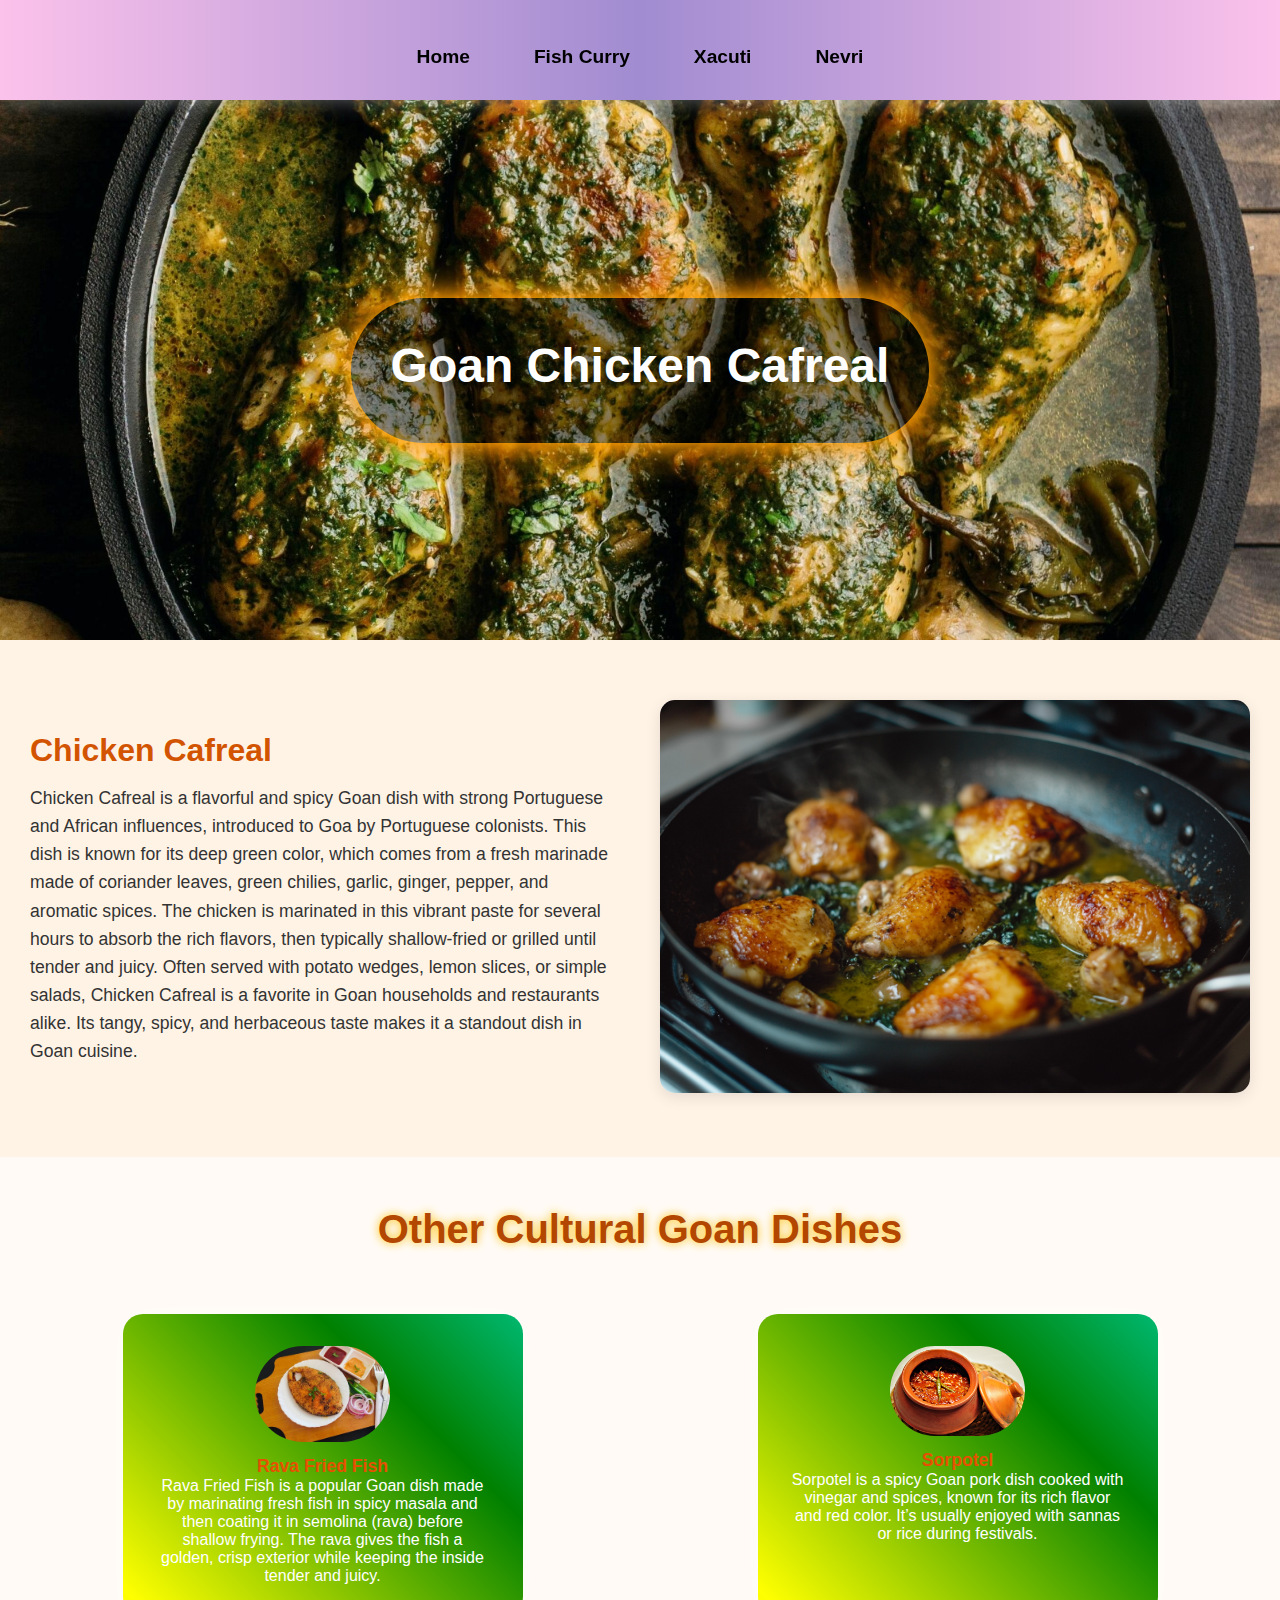
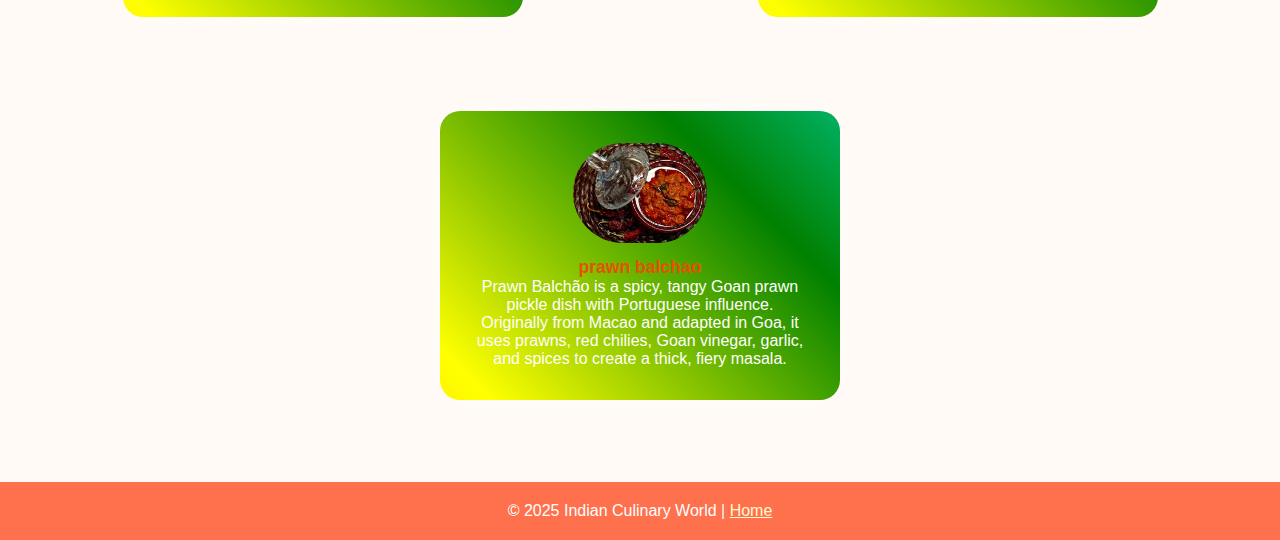
<file: chickencafreal.html>
<!DOCTYPE html>
<html lang="en">
<head>
  <meta charset="UTF-8" />
  <meta name="viewport" content="width=device-width, initial-scale=1.0"/>
  <title>Chicken Cafreal</title>
  <link rel="stylesheet" href="chickencafreal.css" />
</head>
<body>
    <nav class="dynamic-nav">
  <ul>
    <li><a href="index.html">Home</a></li>
    <li><a href="fishcurry.html">Fish Curry</a></li>
    <li><a href="xacuti.html">Xacuti</a></li>
    <li><a href="nevri.html">Nevri</a></li>
  </ul>
</nav>
  <header class="glow-banner">
    <div class="overlay">
      <h1>Goan Chicken Cafreal</h1>
      <p></p>
    </div>
  </header>

  <section class="intro-grid">
    <div class="intro-text">
      <h2>Chicken Cafreal</h2>
      <p>
        Chicken Cafreal is a flavorful and spicy Goan dish with strong Portuguese and African influences, introduced to Goa by Portuguese colonists. This dish is known for its deep green color, which comes from a fresh marinade made of coriander leaves, green chilies, garlic, ginger, pepper, and aromatic spices. The chicken is marinated in this vibrant paste for several hours to absorb the rich flavors, then typically shallow-fried or grilled until tender and juicy. Often served with potato wedges, lemon slices, or simple salads, Chicken Cafreal is a favorite in Goan households and restaurants alike. Its tangy, spicy, and herbaceous taste makes it a standout dish in Goan cuisine.
      </p>
    </div>
    <div class="intro-img">
      <img src="image/ChickenCookingInPan.png" alt="Chicken Cafreal">
    </div>
  </section>

  <section class="food-gallery">
    <h2>Other Cultural Goan Dishes</h2>
    <div class="food-cards">
      <div class="food-card">
        <img src="image/king-fish-rava-frygoan-style-recipe-main-photo.jpg" alt="Rava Fried Fish">
        <h3>Rava Fried Fish</h3>
        <p>Rava Fried Fish is a popular Goan dish made by marinating fresh fish in spicy masala and then coating it in semolina (rava) before shallow frying. The rava gives the fish a golden, crisp exterior while keeping the inside tender and juicy.</p>
      </div>
      <div class="food-card">
        <img src="image/SS.jpg" alt="Sorpotel">
        <h3>Sorpotel</h3>
        <p>Sorpotel is a spicy Goan pork dish cooked with vinegar and spices, known for its rich flavor and red color. It’s usually enjoyed with sannas or rice during festivals.</p>
      </div>
      <div class="food-card">
        <img src="image/BC12.jpg" alt="prawn balchao">
        <h3>prawn balchao</h3>
        <p>Prawn Balchão is a spicy, tangy Goan prawn pickle dish with Portuguese influence. Originally from Macao and adapted in Goa, it uses prawns, red chilies, Goan vinegar, garlic, and spices to create a thick, fiery masala.</p>
      </div>
    </div>
  </section>

  <footer>
    <p>&copy; 2025 Indian Culinary World | <a href="index.html">Home</a></p>
  </footer>

</body>
</html>
</file>
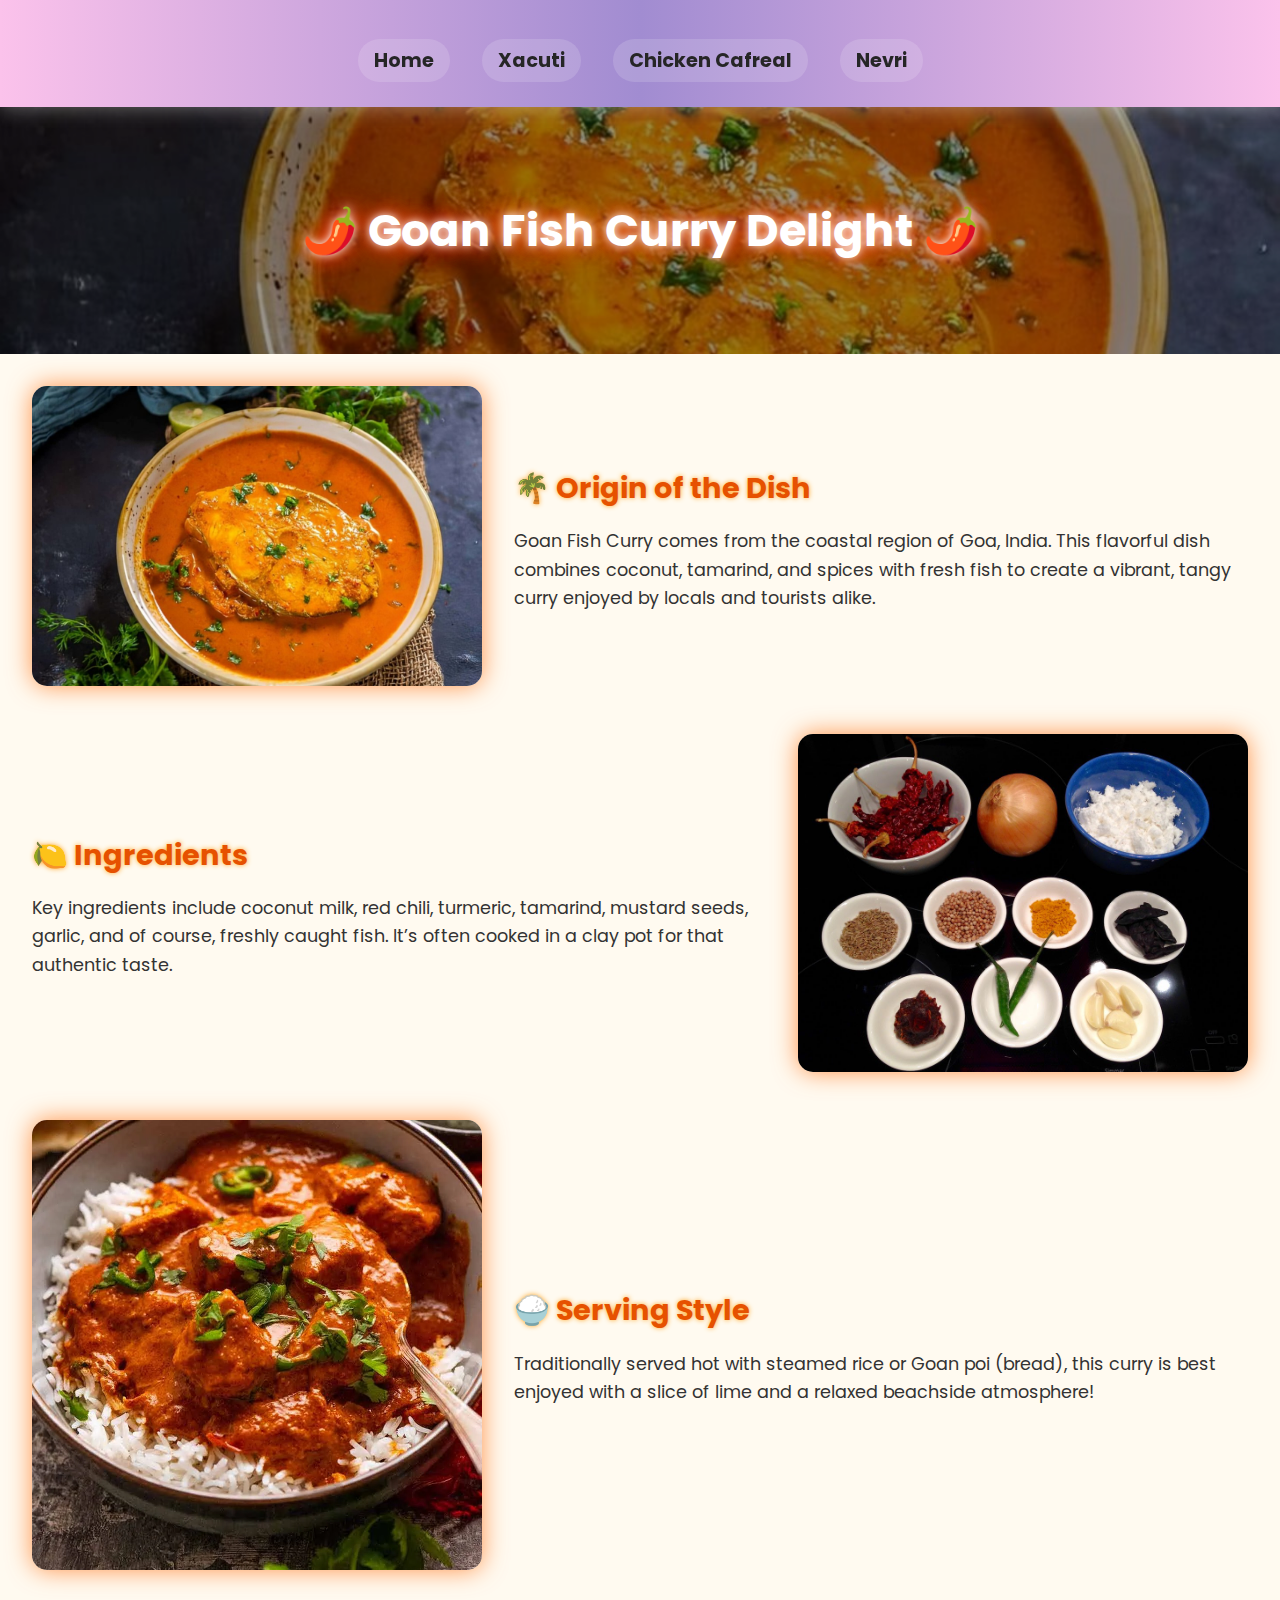
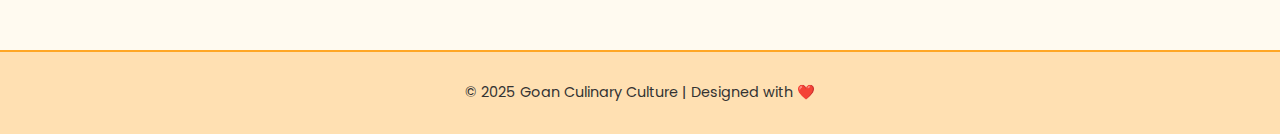
<file: fishcurry.html>
<!DOCTYPE html>
<html lang="en">
<head>
  <meta charset="UTF-8" />
  <meta name="viewport" content="width=device-width, initial-scale=1.0" />
  <title>Goan Fish Curry</title>
  <link rel="stylesheet" href="fishcurry.css" />
  <link href="https://fonts.googleapis.com/css2?family=Poppins:wght@400;700&display=swap" rel="stylesheet">
</head>
<body>
  <nav class="dynamic-nav">
  <ul>
    <li><a href="index.html">Home</a></li>
    <li><a href="xacuti.html">Xacuti</a></li>
    <li><a href="chickencafreal.html">Chicken Cafreal</a></li>
    <li><a href="nevri.html">Nevri</a></li>
  </ul>
</nav>
  <header>
    <h1 class="animated-title">🌶️ Goan Fish Curry Delight 🌶️</h1>
  </header>

  <section class="content">
    <div class="info-block">
      <img src="image/Goan-Fish-Curry-resized.jpg" alt="Goan Fish Curry" class="info-img" />
      <div class="info-text">
        <h2>🌴 Origin of the Dish</h2>
        <p>Goan Fish Curry comes from the coastal region of Goa, India. This flavorful dish combines coconut, tamarind, and spices with fresh fish to create a vibrant, tangy curry enjoyed by locals and tourists alike.</p>
      </div>
    </div>

    <div class="info-block reverse">
      <img src="image/GFC2.jpg" alt="Spices and Ingredients" class="info-img" />
      <div class="info-text">
        <h2>🍋 Ingredients</h2>
        <p>Key ingredients include coconut milk, red chili, turmeric, tamarind, mustard seeds, garlic, and of course, freshly caught fish. It’s often cooked in a clay pot for that authentic taste.</p>
      </div>
    </div>

    <div class="info-block">
      <img src="image/Goan-Fish-Curry_6-SQ.png" alt="Serving Suggestion" class="info-img" />
      <div class="info-text">
        <h2>🍚 Serving Style</h2>
        <p>Traditionally served hot with steamed rice or Goan poi (bread), this curry is best enjoyed with a slice of lime and a relaxed beachside atmosphere!</p>
      </div>
    </div>
  </section>

  <footer>
    <p>© 2025 Goan Culinary Culture | Designed with ❤️</p>
  </footer>
</body>
</html>
</file>
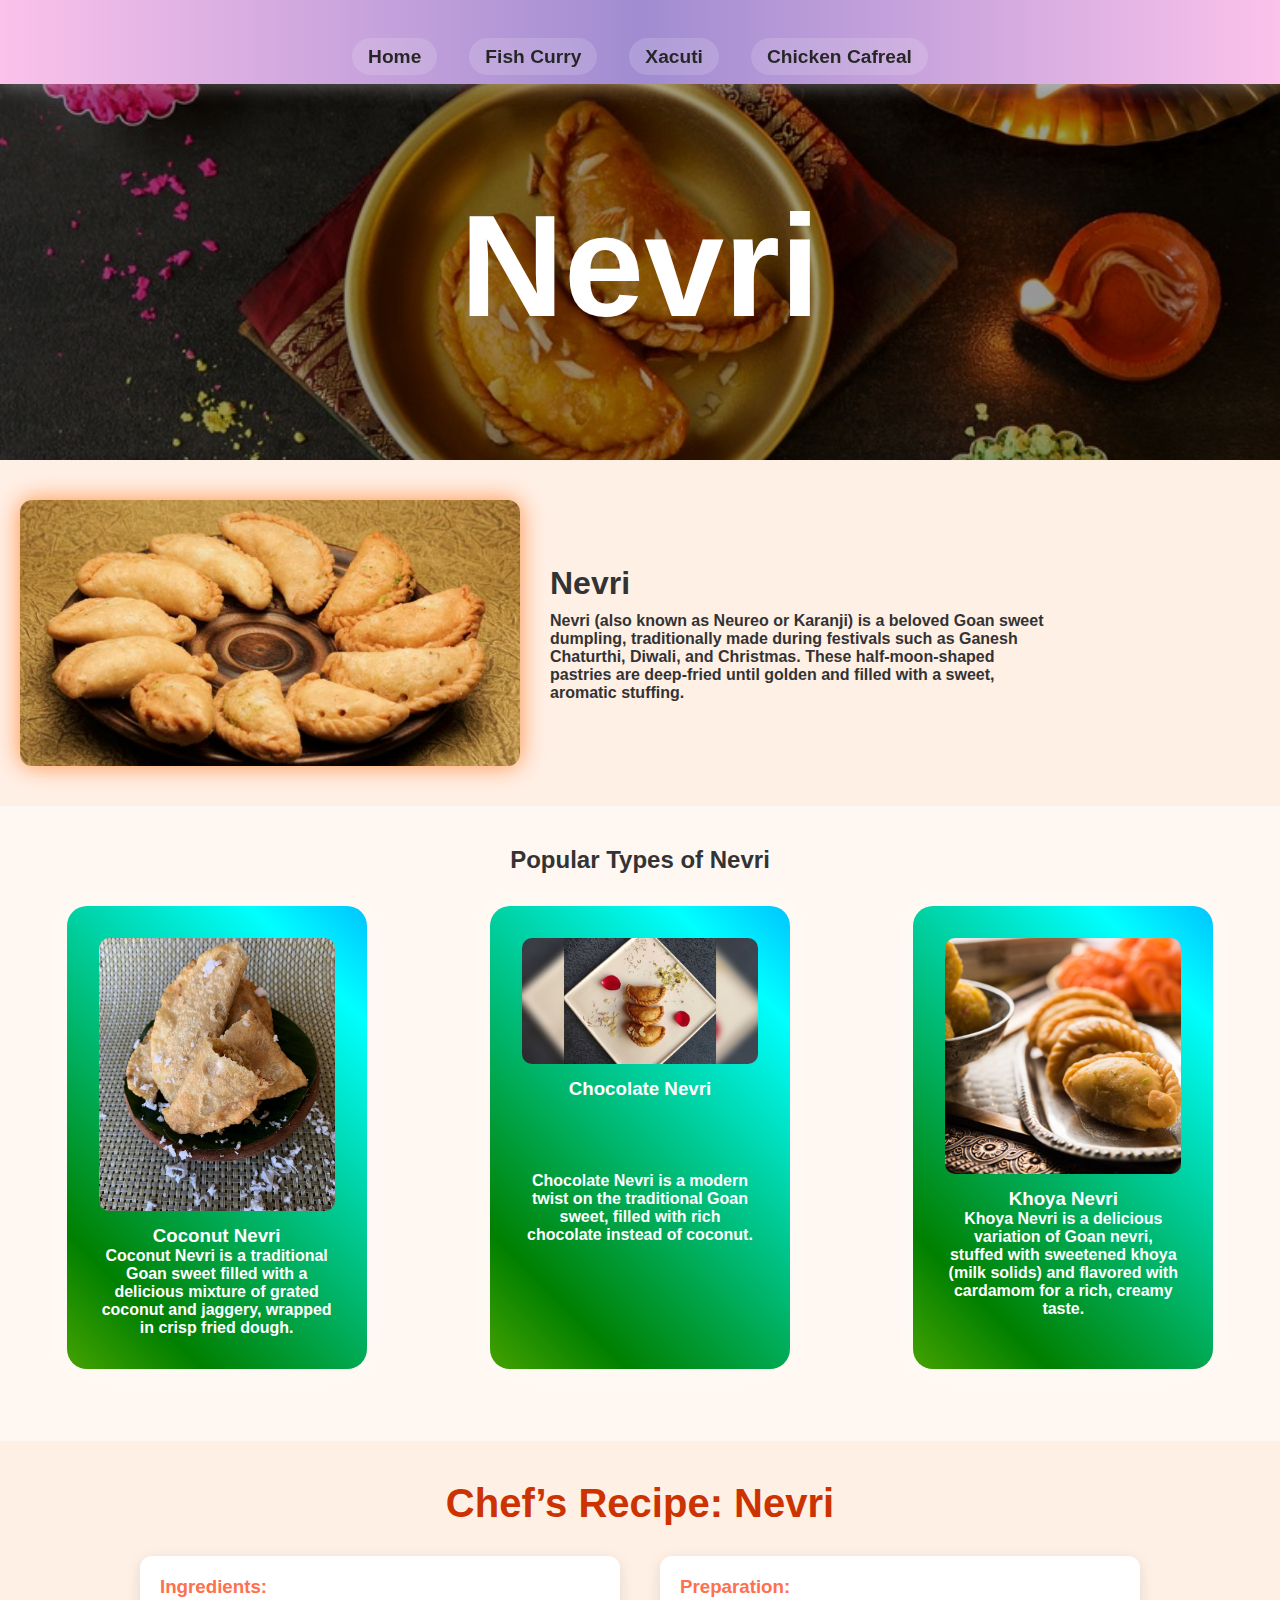
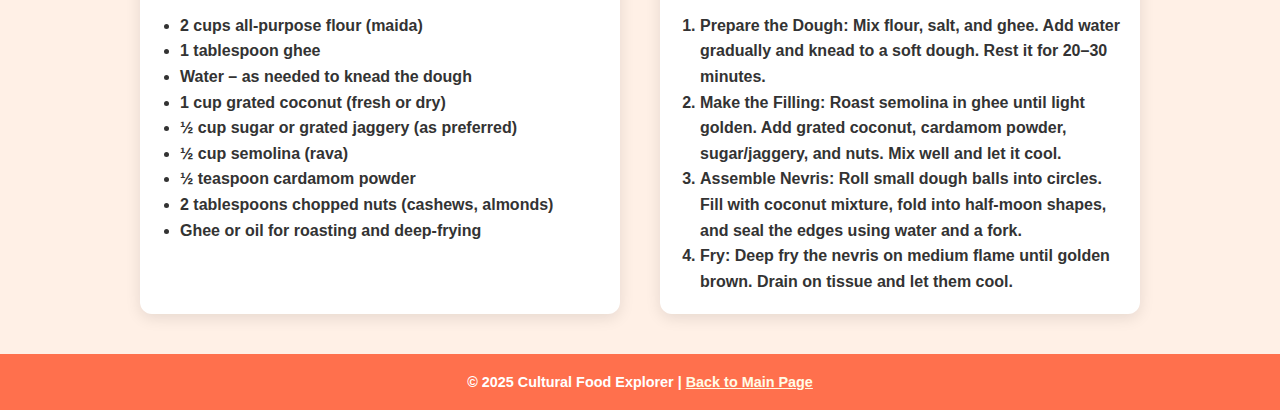
<file: nevri.html>
<!DOCTYPE html>
<html lang="en">
<head>
  <meta charset="UTF-8" />
  <meta name="viewport" content="width=device-width, initial-scale=1" />
  <title>Nevri</title>
  <link rel="stylesheet" href="nevri.css" />
</head>
<body>
  <nav class="dynamic-nav">
  <ul>
    <li><a href="index.html">Home</a></li>
    <li><a href="fishcurry.html">Fish Curry</a></li>
    <li><a href="xacuti.html">Xacuti</a></li> 
    <li><a href="chickencafreal.html">Chicken Cafreal</a></li>
  </ul>
</nav>
  <header class="banner">
    <h1>Nevri</h1>
  </header>

  <section class="about">
    <img src=" image/nevri-620.jpg" alt="nevri" />
    <div class="text">
      <h2>Nevri</h2>
      <p>
        Nevri (also known as Neureo or Karanji) is a beloved Goan sweet dumpling, traditionally made during festivals such as Ganesh Chaturthi, Diwali, and Christmas. These half-moon-shaped pastries are deep-fried until golden and filled with a sweet, aromatic stuffing.
      </p>
    </div>
  </section>

  <section class="types">
    <h2>Popular Types of Nevri</h2>
    <div class="cards">
      <div class="card">
        <img src="image/Nevri-1-886x1024.jpg" alt="Coconut Nevri" />
        <h3>Coconut Nevri</h3>
        <p>Coconut Nevri is a traditional Goan sweet filled with a delicious mixture of grated coconut and jaggery, wrapped in crisp fried dough.</p>
      </div>
      <div class="card">
        <img src="image/mo2pqhn_gujiya_625x300_20_March_19.jpg" alt="Chocolate Nevri" />
        <h3>Chocolate Nevri</h3>
        <p><br><br><br><br>Chocolate Nevri is a modern twist on the traditional Goan sweet, filled with rich chocolate instead of coconut.</p>
      </div>
      <div class="card">
        <img src="image/nevri.jpg" alt="Khoya Nevri" />
        <h3>Khoya Nevri</h3>
        <p>Khoya Nevri is a delicious variation of Goan nevri, stuffed with sweetened khoya (milk solids) and flavored with cardamom for a rich, creamy taste.</p>
      </div>
    </div>
  </section>
  <section class="recipe">
  <h2>Chef’s Recipe: Nevri</h2>
  <div class="recipe-box">
    <div class="ingredients">
      <h3>Ingredients:</h3>
      <ul>
        <li>2 cups all-purpose flour (maida)</li>
        <li>1 tablespoon ghee</li>
        <li>Water – as needed to knead the dough</li>
        <li>1 cup grated coconut (fresh or dry)</li>
        <li>½ cup sugar or grated jaggery (as preferred)</li>
        <li>½ cup semolina (rava)</li>
        <li>½ teaspoon cardamom powder</li>
        <li>2 tablespoons chopped nuts (cashews, almonds)</li>
        <li>Ghee or oil for roasting and deep-frying</li>
    </div>
    <div class="steps">
      <h3>Preparation:</h3>
      <ol>
        <li><strong>Prepare the Dough:</strong> Mix flour, salt, and ghee. Add water gradually and knead to a soft dough. Rest it for 20–30 minutes.</li>
        <li><strong>Make the Filling:</strong> Roast semolina in ghee until light golden. Add grated coconut, cardamom powder, sugar/jaggery, and nuts. Mix well and let it cool.</li>
        <li><strong>Assemble Nevris:</strong> Roll small dough balls into circles. Fill with coconut mixture, fold into half-moon shapes, and seal the edges using water and a fork.</li>
        <li><strong>Fry:</strong> Deep fry the nevris on medium flame until golden brown. Drain on tissue and let them cool.</li>
    </div>
  </div>
</section>
  <footer>
    <p>&copy; 2025 Cultural Food Explorer | <a href="index.html">Back to Main Page</a></p>
  </footer>

</body>
</html>
</file>
<file: chickencafreal.css>
* {
  margin: 0;
  padding: 0;
  box-sizing: border-box;
}

body {
  font-family: 'Quicksand', sans-serif;
  background-color: #fffaf0;
  color: #333;
}

/* Glowing Header Banner */
.glow-banner {
  background: url('image/chicken-cafreal-1-scaled.jpg') no-repeat center center/cover;
  height: 60vh;
  display: flex;
  align-items: center;
  justify-content: center;
  position: relative;
}

.glow-banner .overlay {
  text-align: center;
  background: rgba(0, 0, 0, 0.4);
  padding: 40px;
  border-radius: 200px;
  color: #fff;
  box-shadow: 0 0 20px #ffa500, 0 0 40px #ff8c00;
}

.glow-banner h1 {
  font-size: 3em;
  margin-bottom: 10px;
}

.glow-banner p {
  font-size: 1.2em;
}

/* Grid Intro Section */
.intro-grid {
  display: grid;
  grid-template-columns: 1fr 1fr;
  gap: 40px;
  padding: 60px 30px;
  align-items: center;
  background: #fff3e6;
}

.intro-text h2 {
  font-size: 2em;
  margin-bottom: 15px;
  color: #d35400;
}

.intro-text p {
  font-size: 1.1em;
  line-height: 1.6;
}

.intro-img img {
  width: 100%;
  border-radius: 15px;
  box-shadow: 0 4px 15px rgba(0,0,0,0.1);
}

/* Food Cards */
.food-gallery {
  text-align: center;
  padding: 50px 20px;
  background: #fffaf5;
}

.food-gallery h2 {
  font-size: 2.5em;
  margin-bottom: 30px;
  color: #b34700;
  text-shadow: 0 0 10px #ffc107;
}

.food-cards {
  display: flex;
  justify-content: center;
  flex-wrap: wrap;
  gap: 30px;
}

.food-card {
  padding: 2rem;
  border-radius: 20px;
  background: linear-gradient(45deg, red, orange, yellow, green, cyan, blue, violet);
  background-size: 400% 400%;
  animation: rainbowGlow 8s ease infinite;
  color: #fff;
  text-align: center;
  box-shadow: 0 0 30px rgba(255, 255, 255, 0.5);
  font-family: 'Poppins', sans-serif;
  margin: 2rem auto;
  max-width: 400px;
}

@keyframes rainbowGlow {
  0% {
    background-position: 0% 50%;
    box-shadow: 0 0 20px red;
  }
  25% {
    background-position: 50% 50%;
    box-shadow: 0 0 20px orange;
  }
  50% {
    background-position: 100% 50%;
    box-shadow: 0 0 20px green;
  }
  75% {
    background-position: 50% 50%;
    box-shadow: 0 0 20px blue;
  }
  100% {
    background-position: 0% 50%;
    box-shadow: 0 0 20px violet;
  }
}

.food-card img {
  width: 40%;
  border-radius: 200px;
  margin-bottom: 10px;
}

.food-card h3 {
  font-size: 1.1em;
  color: #e65100;
}

.food-card:hover {
  transform: scale(1.05);
  box-shadow: 0 8px 25px rgba(0,0,0,0.2);
}

/* Footer */
footer {
  background-color: #ff704d;
  color: white;
  text-align: center;
  padding: 20px;
}

footer a {
  color: #fffacd;
  text-decoration: underline;
}
.dynamic-nav {
  height: 100px; 
  width: 100%;
  padding: 1rem 0;
  background: linear-gradient(270deg, #ff9a9e, #fad0c4, #fbc2eb, #a18cd1, #fbc2eb);
  background-size: 200% 200%;
  animation: gradientShift 8s ease infinite;
  box-shadow: 0 0 20px rgba(255, 255, 255, 0.4);
  position: sticky;
  top: 0;
  z-index: 999;
}
@keyframes gradientShift {
  0% { background-position: 0% 50%; }
  50% { background-position: 100% 50%; }
  100% { background-position: 0% 50%; }
}

.dynamic-nav ul {
  display: flex;
  align-items: center;
  gap: 2rem;
  list-style: none;
  align-items: center;
align-items: flex-end;
  justify-content: center;
  margin-top: 30px;
  padding: 0;
}

.dynamic-nav ul li a {
  color: black;
  font-weight: bold;
  font-size: 1.2rem;
  text-decoration: none;
  padding: 0.5rem 1rem;
  border-radius: 30px;
  position: relative;
  overflow: hidden;
  transition: transform 0.3s ease, box-shadow 0.3s ease;
}

.dynamic-nav ul li a:hover {
  transform: scale(1.1);
  box-shadow: 0 0 20px #fff;
  background: rgba(255, 255, 255, 0.2);
}

.dynamic-nav ul li a::before {
  content: "";
  position: relative;
  top: 0; left: 0;
  width: 100%; height: 100%;
  background: rgba(255,255,255,0.15);
  z-index: 0;
  transition: all 0.3s ease;
  border-radius: 30px;
}

.dynamic-nav ul li a:hover::before {
  background: rgba(255, 255, 255, 0.3);
}
</file>
<file: fishcurry.css>
/* Base styles */
body {
    margin: 0;
    font-family: 'Poppins', sans-serif;
    background: #fffaf0;
    color: #333;
  }
  
  /* Header */
  header {
    background-image: url('image/Goan-Fish-Curry-resized.jpg'); /* Replace with your own image */
    background-size: cover;
    background-position: center;
    background-repeat: no-repeat;
    color: rgb(21, 8, 206);
    padding: 60px 20px;
    text-align: center;
    box-shadow: inset 0 0 0 1000px rgba(0,0,0,0.4); /* Optional dark overlay */
  }
  
  .animated-title {
    font-size: 2.8rem;
    color: #fff;
    white-space: nowrap;
    animation: slideGlow 8s linear infinite;
    text-shadow: 0 0 10px #fff, 0 0 20px #ff4500, 0 0 30px #ff3300;
  }
  
  @keyframes slideGlow {
    0% { transform: translateX(-100%); opacity: 0; }
    50% { transform: translateX(0); opacity: 1; }
    100% { transform: translateX(100%); opacity: 0; }
  }
  
  /* Section */
  .content {
    padding: 2rem;
  }
  
  .info-block {
    display: flex;
    align-items: center;
    margin-bottom: 3rem;
    gap: 2rem;
    flex-wrap: wrap; 
  }
  
  .reverse {
    flex-direction: row-reverse;
  }
  
  .info-img {
    flex: 1 1 300px;
    max-width: 450px;
    width: 50%;
    border-radius: 15px;
    box-shadow: 0 0 25px rgba(255, 102, 0, 0.7);
    animation: floatImg 2.5s ease-in-out infinite alternate;
  }
  
  @keyframes floatImg {
    0% { transform: translateY(0); }
    100% { transform: translateY(-8px); }
  }
  
  .info-text {
    flex: 1 1 200px;
  }
  
  .info-text h2 {
    color: #e65100;
    font-size: 1.8rem;
    margin-bottom: 1rem;
    text-shadow: 0 0 5px #ffa726;
  }
  
  .info-text p {
    font-size: 1.1rem;
    line-height: 1.6;
  }
  
  /* Footer */
  footer {
    background: #ffe0b2;
    text-align: center;
    padding: 1rem;
    font-size: 0.9rem;
    border-top: 2px solid #ffa726;
  }
  footer a {
    color: #e65100;
    text-decoration: none;
    transition: color 0.3s ease;
  }
  .dynamic-nav {
  width: 100%;
  padding: 1rem 0;
  background: linear-gradient(270deg, #ff9a9e, #fad0c4, #fbc2eb, #a18cd1, #fbc2eb);
  background-size: 200% 200%;
  animation: gradientShift 8s ease infinite;
  box-shadow: 0 0 20px rgba(255, 255, 255, 0.4);
  position: sticky;
  top: 0;
  z-index: 999;
}

@keyframes gradientShift {
  0% { background-position: 0% 50%; }
  50% { background-position: 100% 50%; }
  100% { background-position: 0% 50%; }
}

.dynamic-nav ul {
  display: flex;
  align-items: center;
  gap: 2rem;
  list-style: none;
  align-items: center;
align-items: flex-end;
  justify-content: center;
  margin-top: 30px;
  padding: 0;
}

.dynamic-nav ul li a {
  color: black;
  font-weight: bold;
  font-size: 1.2rem;
  text-decoration: none;
  padding: 0.5rem 1rem;
  border-radius: 30px;
  position: relative;
  overflow: hidden;
  transition: transform 0.3s ease, box-shadow 0.3s ease;
}

.dynamic-nav ul li a:hover {
  transform: scale(1.1);
  box-shadow: 0 0 20px #fff;
  background: rgba(255, 255, 255, 0.2);
}

.dynamic-nav ul li a::before {
  content: "";
  position: absolute;
  top: 0; left: 0;
  width: 100%; height: 100%;
  background: rgba(255,255,255,0.15);
  z-index: 0;
  transition: all 0.3s ease;
  border-radius: 30px;
}

.dynamic-nav ul li a:hover::before {
  background: rgba(255, 255, 255, 0.3);
}
</file>
<file: nevri.css>
* {
  margin: 0;
  padding: 0;
  box-sizing: border-box;
}

body {
  font-family: 'Merriweather', sans-serif;
  font-weight: 700;
  background-color: #fff8f2;
  color: #333;
}

.banner {
  background: url('image/nevri-1670865983.jpg') no-repeat center center/cover;
  text-align: center;
  color: white;
  padding: 100px 20px;
  box-shadow: inset 0 0 0 1000px rgba(0, 0, 0, 0.4);
    font-size: 3em;
  text-align: center;
  font-weight: bold;
  color: white;
  animation: glowText 4s infinite alternate;
}

@keyframes glowText {
  0% {
    text-shadow: 0 0 10px #ff4d4d, 0 0 20px #ff4d4d;
  }
  25% {
    text-shadow: 0 0 10px #ffa64d, 0 0 20px #ffa64d;
  }
  50% {
    text-shadow: 0 0 10px #ffff4d, 0 0 20px #ffff4d;
  }
  75% {
    text-shadow: 0 0 10px #4dff4d, 0 0 20px #4dff4d;
  }
  100% {
    text-shadow: 0 0 10px #4d94ff, 0 0 20px #4d94ff;
  }
}

.banner h1 {
  font-size: 3em;
  margin-bottom: 10px;
}

.banner p {
  font-size: 1.3em;
}

.about {
  display: flex;
  flex-wrap: wrap;
  align-items: center;
  padding: 40px 20px;
  background: #fff0e6;
}

.about img {
  max-width: 500px;
  border-radius: 12px;
  margin-right: 30px;
  box-shadow: 0 0 25px rgba(255, 102, 0,                0.7);
  animation: floatImg 2.5s ease-in-out                  infinite alternate;
  }
  
  @keyframes floatImg {
    0% { transform: translateY(0); }
    100% { transform: translateY(-8px); }
  }

.about .text {
  max-width: 500px;
}

.about h2 {
  font-size: 2em;
  margin-bottom: 10px;
}

.types {
  padding: 40px 20px;
  text-align: center;
}

.dishes h2 {
  font-size: 2.2em;
  margin-bottom: 30px;
}

.cards {
  display: flex;
  justify-content: center;
  flex-wrap: wrap;
  gap: 30px;
}

.card {
  background: #ffe6d9;
  padding: 20px;
  width: 300px;
  border-radius: 15px;
  box-shadow: 0 4px 15px rgba(255, 100, 0, 0.2);
  transition: transform 0.3s ease, box-shadow 0.3s ease;
    padding: 2rem;
  border-radius: 20px;
  background: linear-gradient(45deg, red, orange, yellow, green, cyan, blue, violet);
  background-size: 400% 400%;
  animation: rainbowGlow 8s ease infinite;
  color: #fff;
  text-align: center;
  box-shadow: 0 0 30px rgba(255, 255, 255, 0.5);
  font-family: 'Poppins', sans-serif;
  margin: 2rem auto;
  max-width: 400px;
}

@keyframes rainbowGlow {
  0% {
    background-position: 0% 50%;
    box-shadow: 0 0 20px red;
  }
  25% {
    background-position: 50% 50%;
    box-shadow: 0 0 20px orange;
  }
  50% {
    background-position: 100% 50%;
    box-shadow: 0 0 20px green;
  }
  75% {
    background-position: 50% 50%;
    box-shadow: 0 0 20px blue;
  }
  100% {
    background-position: 0% 50%;
    box-shadow: 0 0 20px violet;
  }
}
  


.card img {
  width: 100%;
  border-radius: 10px;
  margin-bottom: 10px;
}

.card:hover {
  transform: scale(1.05);
  box-shadow: 0 6px 20px rgba(255, 100, 0, 0.4);
}
.recipe {
  background: #fff0e6;
  padding: 40px 20px;
}

.recipe h2 {
  text-align: center;
  font-size: 2.5em;
  margin-bottom: 30px;
  color: #cc3300;
}

.recipe-box {
  display: flex;
  flex-wrap: wrap;
  justify-content: center;
  gap: 40px;
  max-width: 1000px;
  margin: 0 auto;
  
}

.recipe-box .ingredients,
.recipe-box .steps {
  flex: 1 1 300px;
  background: #fff;
  border-radius: 12px;
  padding: 20px;
  box-shadow: 0 4px 15px rgba(0, 0, 0, 0.1);

}

.recipe-box h3 {
  color: #ff704d;
  margin-bottom: 15px;
}

.recipe-box ul,
.recipe-box ol {
  padding-left: 20px;
  line-height: 1.6;
}

footer {
  text-align: center;
  background-color: #ff704d;
  color: white;
  padding: 20px;
  font-size: 0.9em;
}

footer a {
  color: #fffbe6;
  text-decoration: underline;

  transition: color 0.3s ease;
}
.dynamic-nav {
  width: 100%;
  padding: 1rem 0;
  background: linear-gradient(270deg, #ff9a9e, #fad0c4, #fbc2eb, #a18cd1, #fbc2eb);
  background-size: 200% 200%;
  animation: gradientShift 8s ease infinite;
  box-shadow: 0 0 20px rgba(255, 255, 255, 0.4);
  position: sticky;
  top: 0;
  z-index: 999;
}

@keyframes gradientShift {
  0% { background-position: 0% 50%; }
  50% { background-position: 100% 50%; }
  100% { background-position: 0% 50%; }
}

.dynamic-nav ul {
  display: flex;
  align-items: center;
  gap: 2rem;
  list-style: none;
  align-items: center;
align-items: flex-end;
  justify-content: center;
  margin-top: 30px;
  padding: 0;
}

.dynamic-nav ul li a {
  color: black;
  font-weight: bold;
  font-size: 1.2rem;
  text-decoration: none;
  padding: 0.5rem 1rem;
  border-radius: 30px;
  position: relative;
  overflow: hidden;
  transition: transform 0.3s ease, box-shadow 0.3s ease;
}

.dynamic-nav ul li a:hover {
  transform: scale(1.1);
  box-shadow: 0 0 20px #fff;
  background: rgba(255, 255, 255, 0.2);
}

.dynamic-nav ul li a::before {
  content: "";
  position: absolute;
  top: 0; left: 0;
  width: 100%; height: 100%;
  background: rgba(255,255,255,0.15);
  z-index: 0;
  transition: all 0.3s ease;
  border-radius: 30px;
}

.dynamic-nav ul li a:hover::before {
  background: rgba(255, 255, 255, 0.3);
}
</file>
